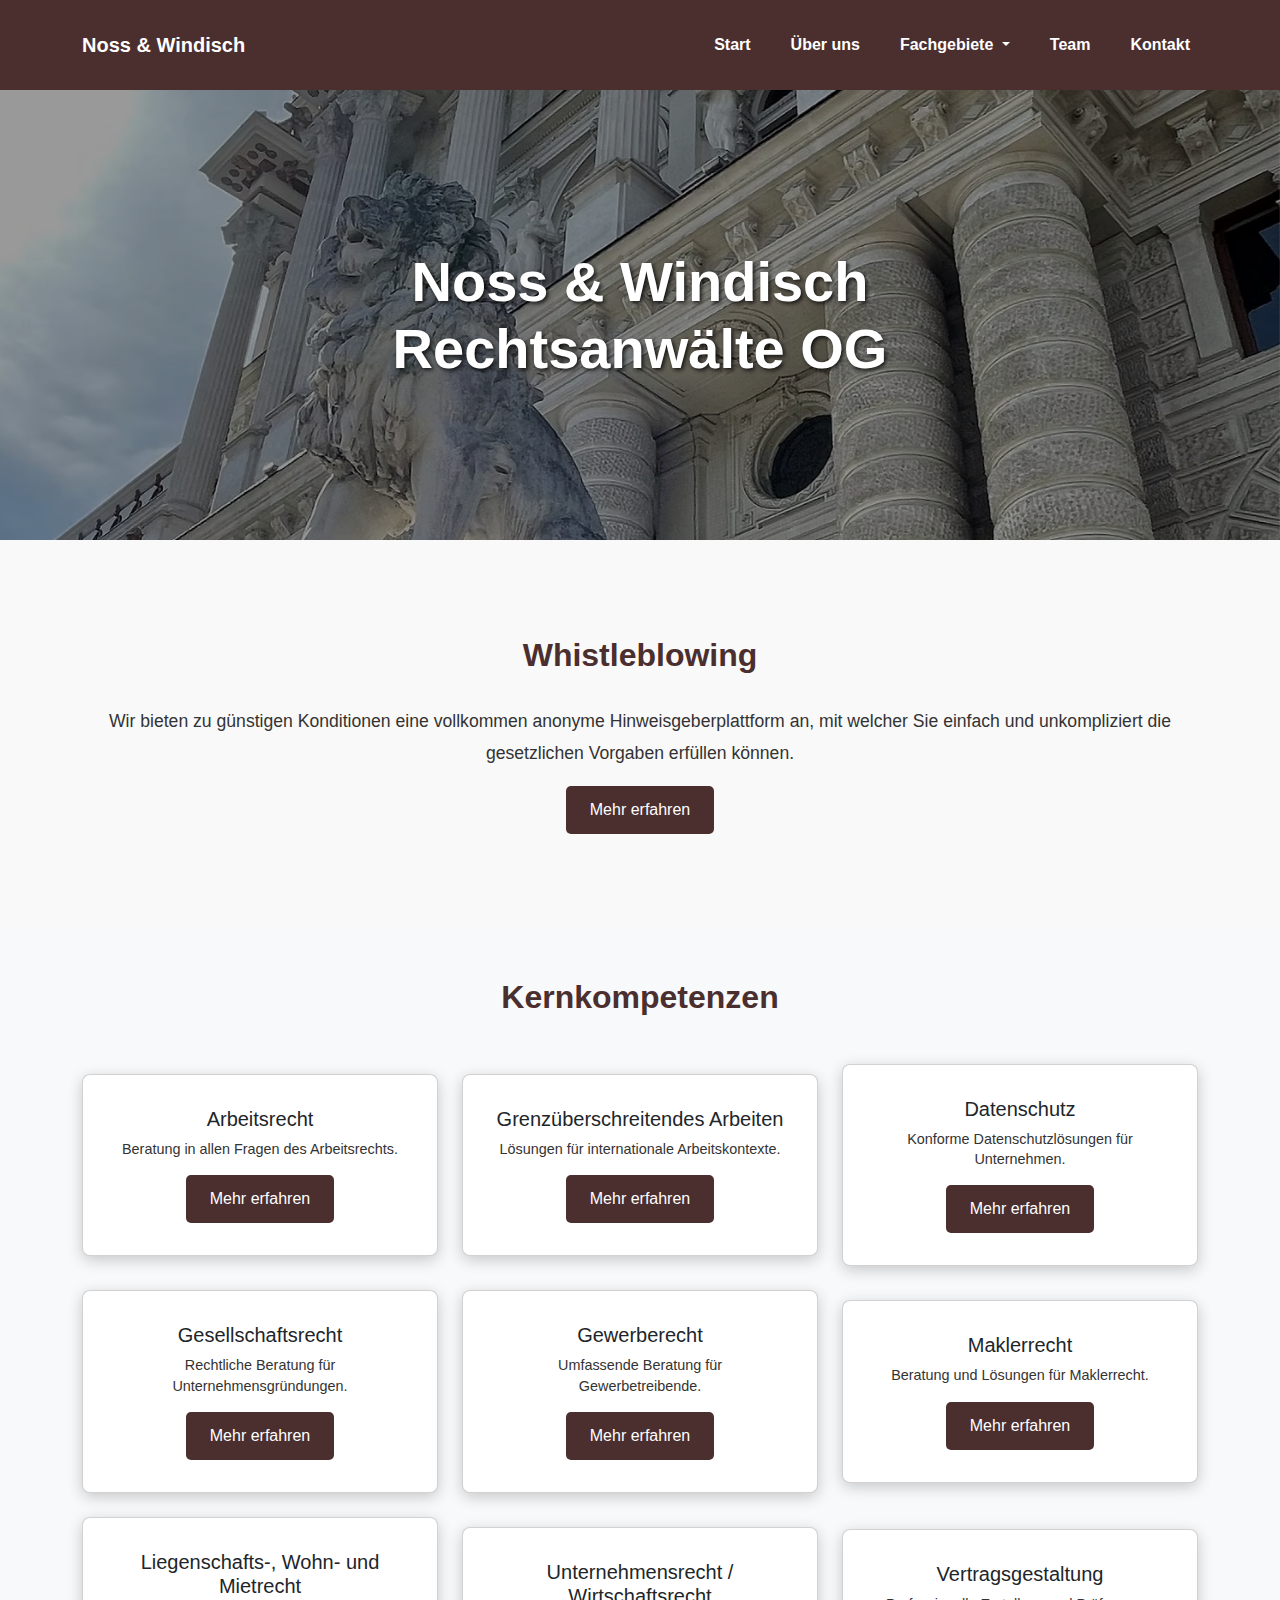
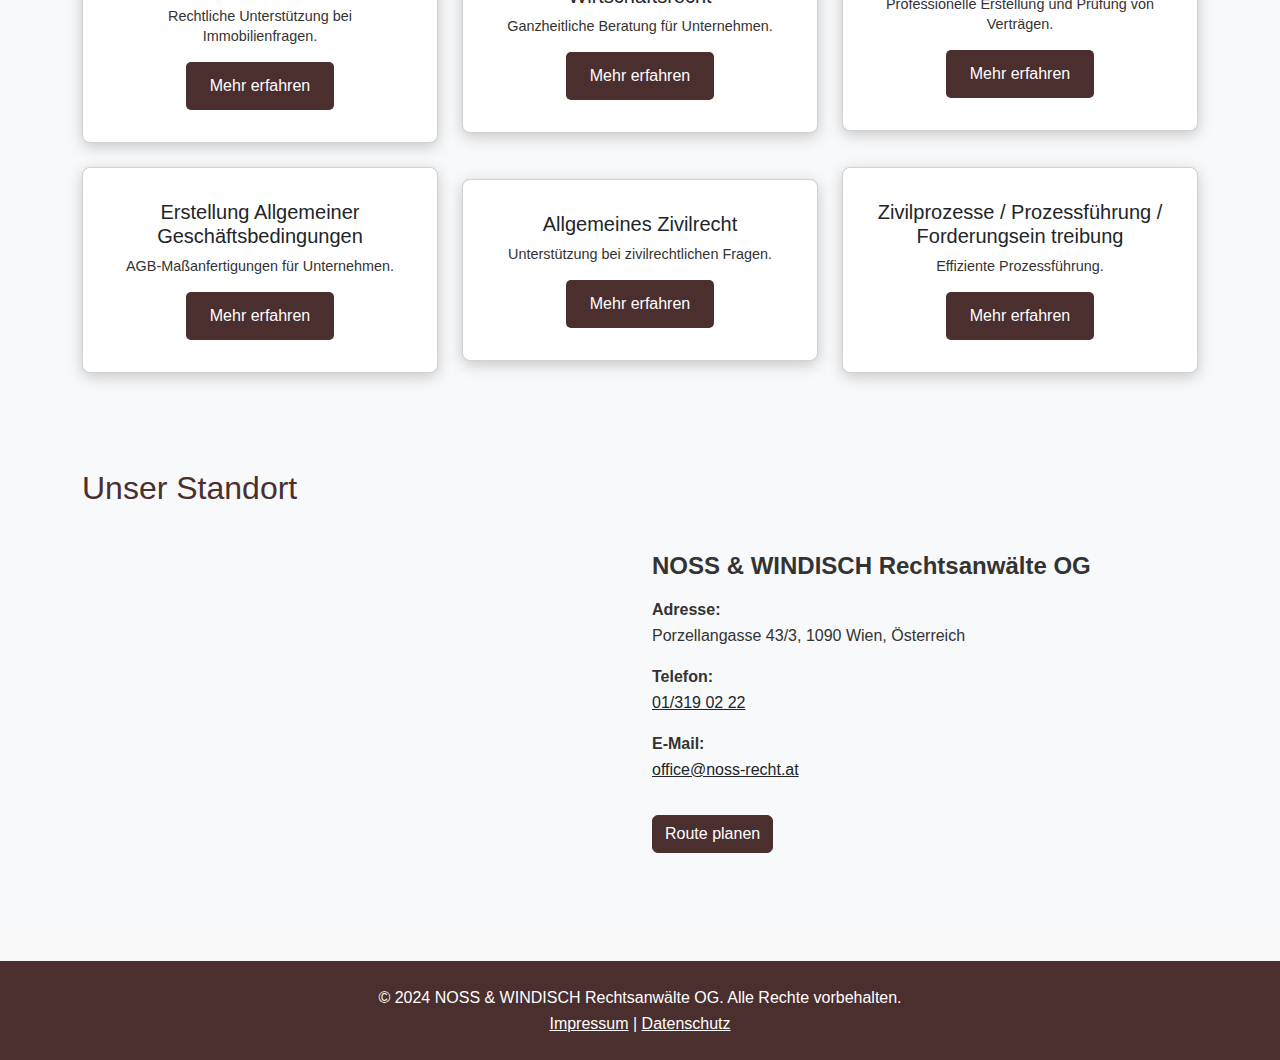
<file: index.html>
<!DOCTYPE html>
<html lang="de">
    <head>
        <meta charset="UTF-8">
        <meta name="viewport" content="width=device-width, initial-scale=1.0">
        <title>Noss & Windisch Rechtsanwälte OG</title>
        
        <!-- Nur einmal Bootstrap (Version 5.3.0) einbinden -->
        <link href="https://cdn.jsdelivr.net/npm/bootstrap@5.3.0/dist/css/bootstrap.min.css" rel="stylesheet">
        <script src="https://cdn.jsdelivr.net/npm/bootstrap@5.3.0/dist/js/bootstrap.bundle.min.js"></script>
        
        <!-- Eigene CSS-Datei erst nach Bootstrap laden -->
        <link rel="stylesheet" href="CSS/index.css">
    </head>
<body>
    
<!-- Navbar -->
<header>
<nav class="navbar navbar-expand-lg fw-bold sticky-top" style="background-color: #4B2E2E;">
    <div class="container">
        <a class="navbar-brand text-white" href="index.html">Noss & Windisch</a>
        <button
            class="navbar-toggler"
            type="button"
            data-bs-toggle="collapse"
            data-bs-target="#navbarNav"
            aria-controls="navbarNav"
            aria-expanded="false"
            aria-label="Toggle navigation"
        >
            <span class="navbar-toggler-icon"></span>
        </button>
        <div class="collapse navbar-collapse" id="navbarNav">
            <ul class="navbar-nav ms-auto">
                <li class="nav-item">
                    <a class="nav-link text-white" href="index.html">Start</a>
                </li>
                <li class="nav-item">
                    <a class="nav-link text-white" href="Unterseiten/uberuns.html">Über uns</a>
                </li>
                <li class="nav-item dropdown">
                    <a
                        class="nav-link text-white dropdown-toggle"
                        href="#kernkompetenzen"
                        id="navbarDropdown"
                        role="button"
                        data-bs-toggle="dropdown"
                        aria-expanded="false"
                    >
                        Fachgebiete
                    </a>
                    <ul class="dropdown-menu" aria-labelledby="navbarDropdown">
                        <li><a class="dropdown-item" href="#arbeitsrechtModal">Arbeitsrecht</a></li>
                        <li><a class="dropdown-item" href="#grenzarbeitenModal">Grenzüberschreitendes Arbeiten</a></li>
                        <li><a class="dropdown-item" href="#datenschutzModal">Datenschutz</a></li>
                        <li><a class="dropdown-item" href="#gesellschaftsrechtModal">Gesellschaftsrecht</a></li>
                        <li><a class="dropdown-item" href="#gewerberechtModal">Gewerberecht</a></li>
                        <li><a class="dropdown-item" href="#mietrechtModal">Mietrecht</a></li>
                        <li><a class="dropdown-item" href="#maklerrechtModal">Maklerrecht</a></li>
                        <li><a class="dropdown-item" href="#unternehmensrechtModal">Unternehmensrecht</a></li>
                        <li><a class="dropdown-item" href="#vertragsgestaltungModal">Vertragsgestaltung</a></li>
                        <li><a class="dropdown-item" href="#agbModal">AGB Erstellung</a></li>
                        <li><a class="dropdown-item" href="#zivilrechtModal">Zivilrecht</a></li>
                        <li><a class="dropdown-item" href="#prozessModal">Prozessführung</a></li>
                    </ul>
                </li>
                <li class="nav-item">
                    <a class="nav-link text-white" href="Unterseiten/Team.html">Team</a>
                </li>
                <li class="nav-item">
                    <a class="nav-link text-white" href=>Kontakt</a>
                </li>
            </ul>
        </div>
    </div>
    </nav>
</header>
<button id="scrollToTopBtn" class="btn btn-custom" style="display: none; position: fixed; bottom: 20px; right: 20px;">Top</button>

    <!-- Carousel Header -->
    <div class="carousel-header">
        <h1>Noss & Windisch Rechtsanwälte OG</h1>
        <div class="carousel-header-overlay"></div>
        <div id="carouselExampleFade" class="carousel slide carousel-fade" data-bs-ride="carousel" data-bs-interval="4000">
            <div class="carousel-inner">
                <div class="carousel-item active">
                    <img src="Bilder/C1.avif" class="d-block w-100" alt="Bild 1">
                </div>
                <div class="carousel-item">
                    <img src="Bilder/C2.avif" class="d-block w-100" alt="Bild 2">
                </div>
                <div class="carousel-item">
                    <img src="Bilder/C3.avif" class="d-block w-100" alt="Bild 3">
                </div>
                <div class="carousel-item">
                    <img src="Bilder/C4.avif" class="d-block w-100" alt="Bild 4">
                </div>
            </div>
        </div>
    </div>

    <!-- Whistleblowing Section -->
    <section class="container my-5 content-section">
        <div class="text-center">
            <h2 class="section-title">Whistleblowing</h2>
            <p class="lead">
                Wir bieten zu günstigen Konditionen eine vollkommen anonyme Hinweisgeberplattform an, 
                mit welcher Sie einfach und unkompliziert die gesetzlichen Vorgaben erfüllen können.
            </p>
            <a href="Unterseiten/uberuns.html" class="btn btn-custom">Mehr erfahren</a>
        </div>
    </section>

    <!-- Kernkompetenzen -->
      <section class="kernkompetenzen py-5 bg-light content-section">
          <div class="container">
              <h2 class="text-center mb-5">Kernkompetenzen</h2>
              <div class="row g-4">
                  <div class="col-md-4">
                      <div class="card">
                          <div class="card-body">
                              <h5 class="card-title">Arbeitsrecht</h5>
                              <p class="card-text">Beratung in allen Fragen des Arbeitsrechts.</p>
                              <a href="#" class="btn btn-custom" data-bs-toggle="modal" data-bs-target="#arbeitsrechtModal">Mehr erfahren</a>

                          </div>
                      </div>
                  </div>
                <div class="col-md-4">
                    <div class="card">
                        <div class="card-body">
                            <h5 class="card-title">Grenzüberschreitendes Arbeiten</h5>
                            <p class="card-text">Lösungen für internationale Arbeitskontexte.</p>
                            <a href="#" class="btn btn-custom" data-bs-toggle="modal" data-bs-target="#grenzarbeitenModal">Mehr erfahren</a>
                        </div>
                    </div>
                </div>
                <div class="col-md-4">
                    <div class="card">
                        <div class="card-body">
                            <h5 class="card-title">Datenschutz</h5>
                            <p class="card-text">Konforme Datenschutzlösungen für Unternehmen.</p>
                            <a href="#" class="btn btn-custom" data-bs-toggle="modal" data-bs-target="#datenschutzModal">Mehr erfahren</a>
                        </div>
                    </div>
                </div>
                <div class="col-md-4">
                    <div class="card">
                        <div class="card-body">
                            <h5 class="card-title">Gesellschaftsrecht</h5>
                            <p class="card-text">Rechtliche Beratung für Unternehmensgründungen.</p>
                            <a href="#" class="btn btn-custom" data-bs-toggle="modal" data-bs-target="#gesellschaftsrechtModal">Mehr erfahren</a>
                        </div>
                    </div>
                </div>
                <div class="col-md-4">
                    <div class="card">
                        <div class="card-body">
                            <h5 class="card-title">Gewerberecht</h5>
                            <p class="card-text">Umfassende Beratung für Gewerbetreibende.</p>
                            <a href="#" class="btn btn-custom" data-bs-toggle="modal" data-bs-target="#gewerberechtModal">Mehr erfahren</a>
                        </div>
                    </div>
                </div>
                <div class="col-md-4">
                    <div class="card">
                        <div class="card-body">
                            <h5 class="card-title">Maklerrecht</h5>
                            <p class="card-text">Beratung und Lösungen für Maklerrecht.</p>
                            <a href="#" class="btn btn-custom" data-bs-toggle="modal" data-bs-target="#mietrechtModal">Mehr erfahren</a>
                        </div>
                    </div>
                </div>
                <div class="col-md-4">
                    <div class="card">
                        <div class="card-body">
                            <h5 class="card-title">Liegenschafts-, Wohn- und Mietrecht</h5>
                            <p class="card-text">Rechtliche Unterstützung bei Immobilienfragen.</p>
                            <a href="#" class="btn btn-custom" data-bs-toggle="modal" data-bs-target="#maklerrechtModal">Mehr erfahren</a>
                        </div>
                    </div>
                </div>
                <div class="col-md-4">
                    <div class="card">
                        <div class="card-body">
                            <h5 class="card-title">Unternehmensrecht / Wirtschaftsrecht</h5>
                            <p class="card-text">Ganzheitliche Beratung für Unternehmen.</p>
                            <a href="#" class="btn btn-custom" data-bs-toggle="modal" data-bs-target="#unternehmensrechtModal">Mehr erfahren</a>
                        </div>
                    </div>
                </div>
                <div class="col-md-4">
                    <div class="card">
                        <div class="card-body">
                            <h5 class="card-title">Vertragsgestaltung</h5>
                            <p class="card-text">Professionelle Erstellung und Prüfung von Verträgen.</p>
                            <a href="#" class="btn btn-custom" data-bs-toggle="modal" data-bs-target="#vertragsgestaltungModal">Mehr erfahren</a>
                        </div>
                    </div>
                </div>
                <div class="col-md-4">
                    <div class="card">
                        <div class="card-body">
                            <h5 class="card-title">Erstellung Allgemeiner Geschäftsbedingungen</h5>
                            <p class="card-text">AGB-Maßanfertigungen für Unternehmen.</p>
                            <a href="#" class="btn btn-custom" data-bs-toggle="modal" data-bs-target="#agbModal">Mehr erfahren</a>
                        </div>
                    </div>
                </div>
                <div class="col-md-4">
                    <div class="card">
                        <div class="card-body">
                            <h5 class="card-title">Allgemeines Zivilrecht</h5>
                            <p class="card-text">Unterstützung bei zivilrechtlichen Fragen.</p>
                            <a href="#" class="btn btn-custom" data-bs-toggle="modal" data-bs-target="#zivilrechtModal">Mehr erfahren</a>
                        </div>
                    </div>
                </div>
                <div class="col-md-4">
                    <div class="card">
                        <div class="card-body">
                            <h5 class="card-title">Zivilprozesse / Prozessführung / Forderungsein treibung</h5>
                            <p class="card-text">Effiziente Prozessführung.</p>
                            <a href="#" class="btn btn-custom" data-bs-toggle="modal" data-bs-target="#prozessModal">Mehr erfahren</a>
                        </div>
                    </div>
                </div>
            </div>
        </div>
    </section>

<!-- Modal -->
 <!-- arbeitsrechtModal -->
<div class="modal fade" id="arbeitsrechtModal" tabindex="-1" aria-labelledby="arbeitsrechtModalLabel" aria-hidden="true">
    <div class="modal-dialog modal-lg">
        <div class="modal-content">
            <div class="modal-header">
                <h5 class="modal-title" id="arbeitsrechtModalLabel">Arbeitsrecht</h5>
                <button type="button" class="btn-close" data-bs-dismiss="modal" aria-label="Schließen"></button>
            </div>
            <div class="modal-body">
                <p>
                    Das Arbeitsrecht betrifft Arbeitgeber und Arbeitnehmer gleichermaßen und spielt sowohl im geschäftlichen als auch privaten Umfeld eine zentrale Rolle. 
                </p>
                <ul>
                    <li>Erstellung und Prüfung von Arbeitsverträgen</li>
                    <li>Optimierung von Entgeltvereinbarungen</li>
                    <li>Unterstützung bei Arbeitszeitmodellen</li>
                    <li>Rechtliche Vertretung bei Streitigkeiten</li>
                </ul>
                <p>
                    Mit unserer langjährigen Erfahrung bieten wir kompetente Beratung und effiziente Lösungen für individuelle Anliegen.
                </p>
            </div>
            <div class="modal-footer">
                <button type="button" class="btn btn-custom" data-bs-dismiss="modal">Schließen</button>
                <a href="mailto:info@kanzlei.de" class="btn btn-custom">Kontakt aufnehmen</a>
            </div>
        </div>
    </div>
</div>

<!-- grenzarbeitenModal -->
<div class="modal fade" id="grenzarbeitenModal" tabindex="-1" aria-labelledby="grenzarbeitenModalLabel" aria-hidden="true">
    <div class="modal-dialog modal-lg">
        <div class="modal-content">
            <div class="modal-header">
                <h5 class="modal-title" id="grenzarbeitenModalLabel">Grenzüberschreitendes Arbeiten / Entsendungen</h5>
                <button type="button" class="btn-close" data-bs-dismiss="modal" aria-label="Schließen"></button>
            </div>
            <div class="modal-body">
                <p>
                    Die zunehmende Internationalisierung der Wirtschaft erfordert den verstärkten Einsatz von Personal über Ländergrenzen hinweg. 
                    Dabei können Personalentsendungen Unternehmen dabei unterstützen, den Herausforderungen der Globalisierung zu begegnen 
                    und Chancen optimal zu nutzen.
                </p>
                <ul>
                    <li>Beratung zu arbeitsrechtlichen Vereinbarungen</li>
                    <li>Unterstützung bei Personalentsendungen und Arbeitskräfteüberlassung</li>
                    <li>Einhaltung des Lohn- und Sozialdumping-Bekämpfungsgesetzes</li>
                    <li>Berücksichtigung des Ausländerbeschäftigungsgesetzes</li>
                    <li>Rechtskonformität im Fremden- und Gewerberecht</li>
                </ul>
                <p>
                    Mit langjähriger Erfahrung beraten wir namhafte internationale Unternehmen und bieten maßgeschneiderte Lösungen 
                    für grenzüberschreitende Arbeitskontexte.
                </p>
            </div>
            <div class="modal-footer">
                <button type="button" class="btn btn-custom" data-bs-dismiss="modal">Schließen</button>
                <a href="mailto:info@kanzlei.de" class="btn btn-custom">Kontakt aufnehmen</a>
            </div>
        </div>
    </div>
</div>

<!-- datenschutzModal -->
<div class="modal fade" id="datenschutzModal" tabindex="-1" aria-labelledby="datenschutzModalLabel" aria-hidden="true">
    <div class="modal-dialog modal-lg">
        <div class="modal-content">
            <div class="modal-header">
                <h5 class="modal-title" id="datenschutzModalLabel">Datenschutz / Whistleblowing</h5>
                <button type="button" class="btn-close" data-bs-dismiss="modal" aria-label="Schließen"></button>
            </div>
            <div class="modal-body">
                <p>
                    Das Datenschutzrecht hat in den letzten Jahren enorm an Bedeutung gewonnen. 
                    Wir beraten umfassend zu allen Fragen des Datenschutzrechts und unterstützen Sie bei der Umsetzung der EU-Datenschutzgrundverordnung (DSGVO).
                </p>
                <ul>
                    <li>Analyse und Anpassung bestehender Datenschutzmaßnahmen</li>
                    <li>Beratung zur EU-Whistleblower-Richtlinie</li>
                    <li>Konzeption und Implementierung interner Meldesysteme</li>
                </ul>
                <p>
                    Mit unserer Erfahrung sorgen wir dafür, dass Ihr Unternehmen rechtlich abgesichert ist und die aktuellen Vorgaben effizient erfüllt.
                </p>
            </div>
            <div class="modal-footer">
                <button type="button" class="btn btn-custom" data-bs-dismiss="modal">Schließen</button>
                <a href="mailto:info@kanzlei.de" class="btn btn-custom">Kontakt aufnehmen</a>
            </div>
        </div>
    </div>
</div>

<!-- gesellschaftsrechtModal -->
<div class="modal fade" id="gesellschaftsrechtModal" tabindex="-1" aria-labelledby="gesellschaftsrechtModalLabel" aria-hidden="true">
    <div class="modal-dialog modal-lg">
        <div class="modal-content">
            <div class="modal-header">
                <h5 class="modal-title" id="gesellschaftsrechtModalLabel">Gesellschaftsrecht / Umgründungen</h5>
                <button type="button" class="btn-close" data-bs-dismiss="modal" aria-label="Schließen"></button>
            </div>
            <div class="modal-body">
                <p>
                    Wir unterstützen Unternehmen bei der Gestaltung und Strukturierung gesellschaftsrechtlicher Verhältnisse, insbesondere bei:
                </p>
                <ul>
                    <li>Gründung, Veräußerung und Umstrukturierung von Gesellschaften</li>
                    <li>Erstellung maßgeschneiderter Gesellschaftsverträge</li>
                    <li>Begleitung von gerichtlichen Auseinandersetzungen im Gesellschafterkreis</li>
                </ul>
                <p>
                    Zu unseren Mandanten zählen kleine und mittelständische Unternehmen ebenso wie große Konzerne und Unternehmensgruppen.
                </p>
                <p>
                    Unsere langjährige Erfahrung ermöglicht es uns, Lösungen zu entwickeln, die optimal auf Ihre Bedürfnisse abgestimmt sind.
                </p>
            </div>
            <div class="modal-footer">
                <button type="button" class="btn btn-custom" data-bs-dismiss="modal">Schließen</button>
                <a href="mailto:info@kanzlei.de" class="btn btn-custom">Kontakt aufnehmen</a>
            </div>
        </div>
    </div>
</div>

<!-- gewerberechtModal -->
<div class="modal fade" id="gewerberechtModal" tabindex="-1" aria-labelledby="gewerberechtModalLabel" aria-hidden="true">
    <div class="modal-dialog modal-lg">
        <div class="modal-content">
            <div class="modal-header">
                <h5 class="modal-title" id="gewerberechtModalLabel">Gewerberecht</h5>
                <button type="button" class="btn-close" data-bs-dismiss="modal" aria-label="Schließen"></button>
            </div>
            <div class="modal-body">
                <p>
                    Eine Gewerbeberechtigung ist essenziell für die gewerbsmäßige Ausübung einer Tätigkeit in Österreich. 
                    Wir unterstützen Sie bei der Anmeldung und Ausübung Ihres Gewerbes sowie bei allen rechtlichen Pflichten.
                </p>
                <ul>
                    <li>Beratung zur Auswahl des passenden Gewerbes</li>
                    <li>Unterstützung bei der Gewerbeanmeldung</li>
                    <li>Fragen zur Bestellung und Haftung des Geschäftsführers</li>
                    <li>Beratung bei gewerberechtlichen Auswirkungen von Unternehmensumgründungen</li>
                </ul>
                <p>
                    Mit unserer Expertise begleiten wir Sie durch alle Schritte und sorgen dafür, dass Sie rechtlich abgesichert sind.
                </p>
            </div>
            <div class="modal-footer">
                <button type="button" class="btn btn-custom" data-bs-dismiss="modal">Schließen</button>
                <a href="mailto:info@kanzlei.de" class="btn btn-custom">Kontakt aufnehmen</a>
            </div>
        </div>
    </div>
</div>

<!-- mietrechtModal -->
<div class="modal fade" id="mietrechtModal" tabindex="-1" aria-labelledby="mietrechtModalLabel" aria-hidden="true">
    <div class="modal-dialog modal-lg">
        <div class="modal-content">
            <div class="modal-header">
                <h5 class="modal-title" id="mietrechtModalLabel">Liegenschafts-, Wohn- und Mietrecht</h5>
                <button type="button" class="btn-close" data-bs-dismiss="modal" aria-label="Schließen"></button>
            </div>
            <div class="modal-body">
                <p>
                    Wir beraten und unterstützen Unternehmen sowie Privatpersonen in allen Fragen des Liegenschafts-, Wohn- und Mietrechts:
                </p>
                <ul>
                    <li>Erstellung und Überprüfung von Liegenschaftskaufverträgen und Mietverträgen</li>
                    <li>Beratung zur Zulässigkeit von Mietzinsminderungen</li>
                    <li>Unterstützung bei Kündigung von Mietverträgen</li>
                    <li>Klärung von Reparatur- und Kostentragungsfragen</li>
                    <li>Begleitung bei Mietzins- und Räumungsklagen</li>
                </ul>
                <p>
                    Mit unserer Expertise stehen wir Ihnen bei allen rechtlichen Herausforderungen im Miet- und Vermietungsbereich zur Seite.
                </p>
            </div>
            <div class="modal-footer">
                <button type="button" class="btn btn-custom" data-bs-dismiss="modal">Schließen</button>
                <a href="mailto:info@kanzlei.de" class="btn btn-custom">Kontakt aufnehmen</a>
            </div>
        </div>
    </div>
</div>

<!-- maklerrechtModal -->
<div class="modal fade" id="maklerrechtModal" tabindex="-1" aria-labelledby="maklerrechtModalLabel" aria-hidden="true">
    <div class="modal-dialog modal-lg">
        <div class="modal-content">
            <div class="modal-header">
                <h5 class="modal-title" id="maklerrechtModalLabel">Maklerrecht</h5>
                <button type="button" class="btn-close" data-bs-dismiss="modal" aria-label="Schließen"></button>
            </div>
            <div class="modal-body">
                <p>
                    Als Expertin für Maklerrecht steht Ihnen insbesondere Dr. Vera Noss, LL.M., zur Verfügung. 
                    Mit umfangreichem Fachwissen und als Autorin eines Praxishandbuches unterstützt Dr. Noss Sie in allen Fragen des Maklerrechts, einschließlich:
                </p>
                <ul>
                    <li>Immobilien-, Handels- und Versicherungsmaklerrecht</li>
                    <li>Beratung für Personalkreditvermittler</li>
                    <li>Themen wie Maklerprovisionen und deren Durchsetzung oder Abwehr</li>
                </ul>
                <p>
                    Dank fundierter Erfahrung und umfassender Kenntnis der gesetzlichen Bestimmungen bietet Dr. Noss rechtssichere Lösungen für Ihre Anliegen.
                </p>
            </div>
            <div class="modal-footer">
                <button type="button" class="btn btn-custom" data-bs-dismiss="modal">Schließen</button>
                <a href="mailto:info@kanzlei.de" class="btn btn-custom">Kontakt aufnehmen</a>
            </div>
        </div>
    </div>
</div>

<!-- unternehmensrechtModal -->
<div class="modal fade" id="unternehmensrechtModal" tabindex="-1" aria-labelledby="unternehmensrechtModalLabel" aria-hidden="true">
    <div class="modal-dialog modal-lg">
        <div class="modal-content">
            <div class="modal-header">
                <h5 class="modal-title" id="unternehmensrechtModalLabel">Unternehmensrecht / Wirtschaftsrecht</h5>
                <button type="button" class="btn-close" data-bs-dismiss="modal" aria-label="Schließen"></button>
            </div>
            <div class="modal-body">
                <p>
                    NOSS & WINDISCH Rechtsanwälte beraten und betreuen Unternehmen jeder Größe. Egal, ob es sich um:
                </p>
                <ul>
                    <li>ein kleines Familienunternehmen</li>
                    <li>oder einen internationalen Konzern handelt</li>
                </ul>
                <p>
                    Wir unterstützen Sie in allen Phasen Ihres Unternehmens, einschließlich:
                </p>
                <ul>
                    <li>Gründung und Strukturierung des Unternehmens</li>
                    <li>Betreuung während der operativen Tätigkeit</li>
                    <li>Beratung zu rechtlichen Belangen des Wirtschaftsrechts</li>
                </ul>
                <p>
                    Mit unserer Expertise bieten wir Ihnen ganzheitliche rechtliche Lösungen für eine sichere und erfolgreiche Unternehmensführung.
                </p>
            </div>
            <div class="modal-footer">
                <button type="button" class="btn btn-custom" data-bs-dismiss="modal">Schließen</button>
                <a href="mailto:info@kanzlei.de" class="btn btn-custom">Kontakt aufnehmen</a>
            </div>
        </div>
    </div>
</div>

<!-- vertragsgestaltungModal -->
<div class="modal fade" id="vertragsgestaltungModal" tabindex="-1" aria-labelledby="vertragsgestaltungModalLabel" aria-hidden="true">
    <div class="modal-dialog modal-lg">
        <div class="modal-content">
            <div class="modal-header">
                <h5 class="modal-title" id="vertragsgestaltungModalLabel">Vertragsgestaltung</h5>
                <button type="button" class="btn-close" data-bs-dismiss="modal" aria-label="Schließen"></button>
            </div>
            <div class="modal-body">
                <p>
                    NOSS & WINDISCH Rechtsanwälte unterstützen Sie umfassend bei der Erstellung und Überprüfung unterschiedlichster Verträge:
                </p>
                <ul>
                    <li>Kauf- und Werkverträge</li>
                    <li>Liegenschaftskaufverträge</li>
                    <li>Gesellschaftsverträge</li>
                    <li>Unternehmenskaufverträge und damit verbundene Verhandlungen</li>
                </ul>
                <p>
                    <strong>Spezialisierungen:</strong> 
                    Ein besonderer Fokus liegt auf der Beratung und Vertretung von Ärzten bei Übernahmen von Ordinationen und Kassenverträgen. Dabei werden kassenspezifische Vorgaben berücksichtigt, um Ihre Interessen optimal zu schützen.
                </p>
                <p>
                    Unsere Expertise umfasst auch die Vertragsgestaltung für Freiberufler, insbesondere Ärzte, unter Berücksichtigung besonderer rechtlicher Anforderungen.
                </p>
                <p>
                    Verträge sind komplex und facettenreich. Wir legen besonderen Wert auf:
                </p>
                <ul>
                    <li>Sorgfältige und präzise Formulierungen</li>
                    <li>Vorbeugung von Streitigkeiten</li>
                </ul>
                <p>
                    Sollten Streitigkeiten dennoch auftreten, setzen wir Ihr Recht entschlossen und kompetent durch.
                </p>
            </div>
            <div class="modal-footer">
                <button type="button" class="btn btn-custom" data-bs-dismiss="modal">Schließen</button>
                <a href="mailto:info@kanzlei.de" class="btn btn-custom">Kontakt aufnehmen</a>
            </div>
        </div>
    </div>
</div>

<!-- agbModal -->
<div class="modal fade" id="agbModal" tabindex="-1" aria-labelledby="agbModalLabel" aria-hidden="true">
    <div class="modal-dialog modal-lg">
        <div class="modal-content">
            <div class="modal-header">
                <h5 class="modal-title" id="agbModalLabel">Erstellung Allgemeiner Geschäftsbedingungen</h5>
                <button type="button" class="btn-close" data-bs-dismiss="modal" aria-label="Schließen"></button>
            </div>
            <div class="modal-body">
                <p>
                    Möchten Sie einen Onlineshop starten und benötigen individuell gestaltete Allgemeine Geschäftsbedingungen (AGB)?
                    <strong>NOSS & WINDISCH Rechtsanwälte</strong> sind spezialisiert auf die Erstellung maßgeschneiderter AGB für:
                </p>
                <ul>
                    <li>Internetportale</li>
                    <li>Online-Dienste</li>
                    <li>E-Commerce-Plattformen</li>
                </ul>
                <p>
                    Gemeinsam klären wir die grundlegenden Fragen einer rechtskonformen Ausgestaltung Ihrer AGB und erarbeiten diese nach Ihren Bedürfnissen. 
                </p>
                <p>
                    <strong>Unsere Dienstleistungen umfassen:</strong>
                </p>
                <ul>
                    <li>Erstellung neuer, rechtskonformer AGB</li>
                    <li>Anpassung bestehender AGB an österreichisches Recht</li>
                    <li>Sicherstellung der Wahrung bestehender Vertragsbedingungen</li>
                </ul>
                <p>
                    Besonders bei internationalen Unternehmen achten wir auf den größtmöglichen rechtlichen Schutz und die Anpassung an lokale Vorschriften.
                </p>
            </div>
            <div class="modal-footer">
                <button type="button" class="btn btn-custom" data-bs-dismiss="modal">Schließen</button>
                <a href="mailto:info@kanzlei.de" class="btn btn-custom">Kontakt aufnehmen</a>
            </div>
        </div>
    </div>
</div>

<!-- zivilrechtModal -->
<div class="modal fade" id="zivilrechtModal" tabindex="-1" aria-labelledby="zivilrechtModalLabel" aria-hidden="true">
    <div class="modal-dialog modal-lg">
        <div class="modal-content">
            <div class="modal-header">
                <h5 class="modal-title" id="zivilrechtModalLabel">Allgemeines Zivilrecht</h5>
                <button type="button" class="btn-close" data-bs-dismiss="modal" aria-label="Schließen"></button>
            </div>
            <div class="modal-body">
                <p>
                    Im Bereich des allgemeinen Zivilrechts beraten wir Sie kompetent und umfassend – von 
                    <strong>Nachbarschaftsstreitigkeiten</strong> über die <strong>Rückabwicklung eines Kaufvertrages</strong> bis hin zu 
                    <strong>Schmerzensgeldforderungen</strong> aufgrund eines Verkehrsunfalls.
                </p>
                <p>
                    Unser Ziel ist es, außergerichtliche Lösungen zu finden, da dies häufig schneller und kosteneffizienter ist. Sollte jedoch eine 
                    gerichtliche Auseinandersetzung unvermeidlich sein, setzen wir uns engagiert für Ihr Recht ein.
                </p>
                <p>
                    <strong>Unsere Leistungen umfassen:</strong>
                </p>
                <ul>
                    <li>Beratung und Unterstützung bei rechtlichen Streitigkeiten</li>
                    <li>Erarbeitung außergerichtlicher Lösungen</li>
                    <li>Vertretung vor Gericht bei komplexen Zivilrechtsfällen</li>
                    <li>Klärung der Anwaltskostenübernahme durch Rechtsschutzversicherungen</li>
                </ul>
                <p>
                    Vertrauen Sie auf unsere langjährige Erfahrung, um Ihre rechtlichen Anliegen effektiv und zielorientiert zu bearbeiten.
                </p>
            </div>
            <div class="modal-footer">
                <button type="button" class="btn btn-custom" data-bs-dismiss="modal">Schließen</button>
                <a href="mailto:info@noss-windisch.at" class="btn btn-custom">Kontakt aufnehmen</a>
            </div>
        </div>
    </div>
</div>

<!-- prozessModal -->
<div class="modal fade" id="prozessModal" tabindex="-1" aria-labelledby="prozessModalLabel" aria-hidden="true">
    <div class="modal-dialog modal-lg">
        <div class="modal-content">
            <div class="modal-header">
                <h5 class="modal-title" id="prozessModalLabel">Zivilprozesse / Prozessführung / Forderungseintreibung</h5>
                <button type="button" class="btn-close" data-bs-dismiss="modal" aria-label="Schließen"></button>
            </div>
            <div class="modal-body">
                <p>
                    Ist ein Prozess unumgänglich, vertreten wir Sie in <strong>zivil- und wirtschaftsrechtlichen Angelegenheiten</strong>. Dabei legen wir besonderen Wert auf eine strategische Prozessvorbereitung, weshalb wir den zugrunde liegenden Sachverhalt gemeinsam mit Ihnen detailliert besprechen und die vorhandenen Beweismittel erörtern.
                </p>
                <p>
                    Unsere Leistungen umfassen:
                </p>
                <ul>
                    <li>Umfassende Prozessvorbereitung</li>
                    <li>Strategische Beratung und Unterstützung bei Verhandlungen</li>
                    <li>Professionelles und empathisches Mandantenmanagement</li>
                    <li>Durchführung von Forderungseintreibungen gegen zahlungsunwillige Schuldner</li>
                </ul>
                <p>
                    Von der außergerichtlichen Aufforderung bis zur Einleitung von Exekutionsschritten stehen wir an Ihrer Seite, um Ihr Recht effektiv durchzusetzen. Vertrauen Sie auf unsere Erfahrung, um Mandantenforderungen erfolgreich einzutreiben – unabhängig von Branche oder Unternehmensgröße.
                </p>
            </div>
            <div class="modal-footer">
                <button type="button" class="btn btn-custom" data-bs-dismiss="modal">Schließen</button>
                <a href="mailto:info@noss-windisch.at" class="btn btn-custom">Kontakt aufnehmen</a>
            </div>
        </div>
    </div>
</div>

<!-- contactModal -->



    <!-- Standortbereich -->
    <section class="py-5 bg-light">
      <div class="container">
          <h2 class="section-title">Unser Standort</h2>
          <div class="row align-items-center">
              <!-- Google Maps Karte -->
              <div class="col-md-6 mb-4 mb-md-0">
                  <iframe
                      src="https://www.google.com/maps/embed?pb=!1m18!1m12!1m3!1d2656.639216848218!2d16.35624361570521!3d48.220423479230!2m3!1f0!2f0!3f0!3m2!1i1024!2i768!4f13.1!3m3!1m2!1s0x476d07c78c7a84c3%3A0x123456789abcdef!2sPorzellangasse%2043%2C%201090%20Wien!5e0!3m2!1sde!2sat!4v1234567890123"
                      width="100%"
                      height="350"
                      style="border:0; border-radius: 8px;"
                      allowfullscreen=""
                      loading="lazy"
                      referrerpolicy="no-referrer-when-downgrade">
                  </iframe>
              </div>









              
              <!-- Kontaktdaten -->
              <div class="col-md-6">
                  <h4 class="fw-bold mb-3">NOSS & WINDISCH Rechtsanwälte OG</h4>
                  <p><strong>Adresse:</strong><br> Porzellangasse 43/3, 1090 Wien, Österreich</p>
                  <p><strong>Telefon:</strong><br> <a href="tel:+4313190222" class="text-dark">01/319 02 22</a></p>
                  <p><strong>E-Mail:</strong><br> <a href="mailto:office@noss-recht.at" class="text-dark">office@noss-recht.at</a></p>
                  <a href="https://goo.gl/maps/xyz" target="_blank" class="btn btn-custom mt-3">Route planen</a>
              </div>
          </div>
      </div>
  </section>

    <!-- Footer -->
    <footer>
        <div class="container">
            <p>&copy; 2024 NOSS & WINDISCH Rechtsanwälte OG. Alle Rechte vorbehalten.</p>
            <p><a href="#" class="text-white">Impressum</a> | <a href="#" class="text-white">Datenschutz</a></p>
        </div>
    </footer>
    <script src="JS/scripts.js"></script>
</body>
</html>
</file>
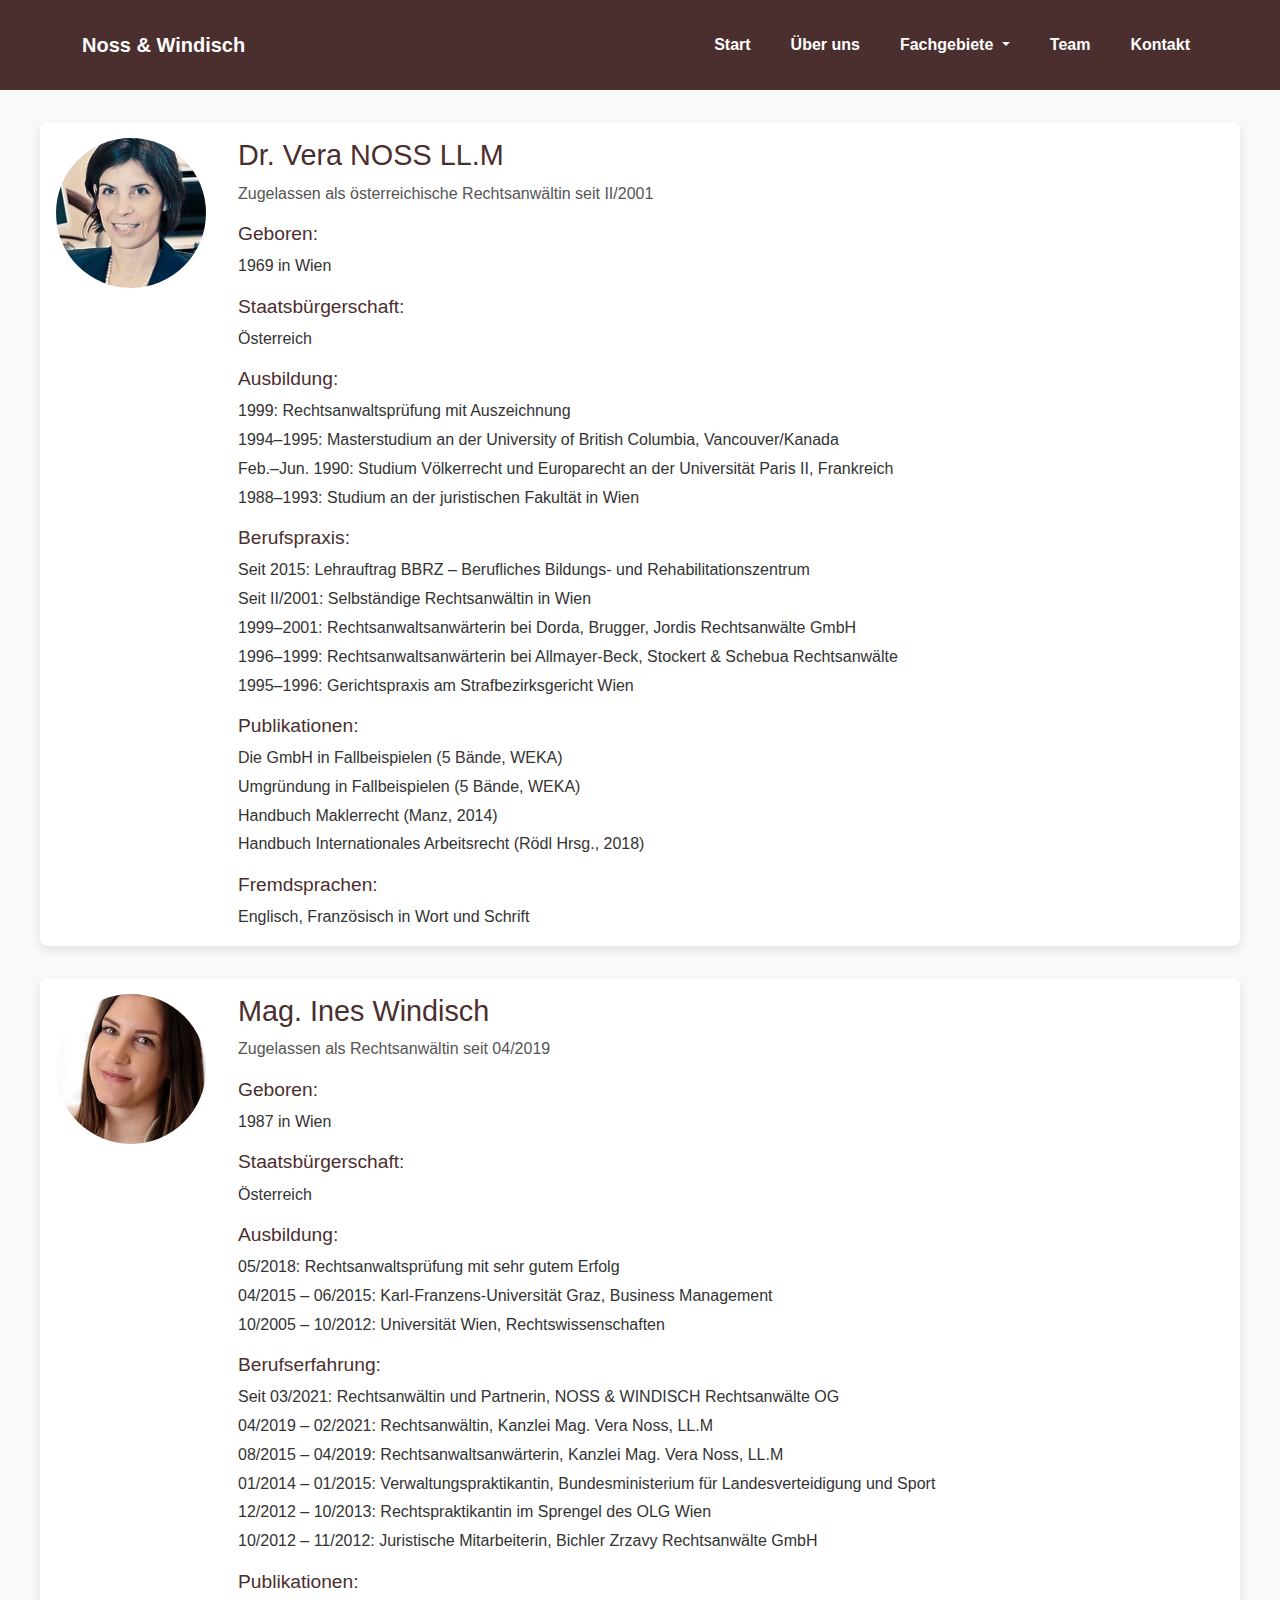
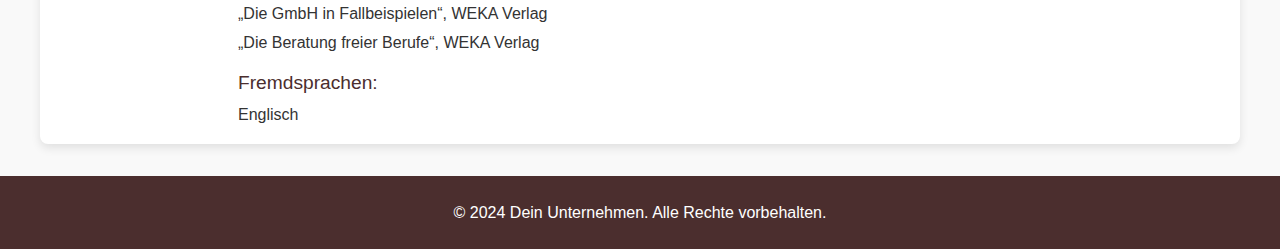
<file: Unterseiten/Team.html>
<!DOCTYPE html>
<html lang="de">
<head>
    <meta charset="UTF-8">
    <meta name="viewport" content="width=device-width, initial-scale=1.0">
    <title>Team</title>
    <link href="https://cdn.jsdelivr.net/npm/bootstrap@5.3.0/dist/css/bootstrap.min.css" rel="stylesheet">
    <script src="https://cdn.jsdelivr.net/npm/bootstrap@5.3.0/dist/js/bootstrap.bundle.min.js"></script>
    <link rel="stylesheet" href="../CSS/index.css">
</head>
<body>
    <header>
        <nav class="navbar navbar-expand-lg fw-bold sticky-top" style="background-color: #4B2E2E;">
            <div class="container">
                <a class="navbar-brand text-white" href="../index.html">Noss & Windisch</a>
                <button
                    class="navbar-toggler"
                    type="button"
                    data-bs-toggle="collapse"
                    data-bs-target="#navbarNav"
                    aria-controls="navbarNav"
                    aria-expanded="false"
                    aria-label="Toggle navigation"
                >
                    <span class="navbar-toggler-icon"></span>
                </button>
                <div class="collapse navbar-collapse" id="navbarNav">
                    <ul class="navbar-nav ms-auto">
                        <li class="nav-item">
                            <a class="nav-link text-white" href="../index.html">Start</a>
                        </li>
                        <li class="nav-item">
                            <a class="nav-link text-white" href="uberuns.html">Über uns</a>
                        </li>
                        <li class="nav-item dropdown">
                            <a
                                class="nav-link text-white dropdown-toggle"
                                href="#kernkompetenzen"
                                id="navbarDropdown"
                                role="button"
                                data-bs-toggle="dropdown"
                                aria-expanded="false"
                            >
                                Fachgebiete
                            </a>
                            <ul class="dropdown-menu" aria-labelledby="navbarDropdown">
                                <li><a class="dropdown-item" href="../index.html#arbeitsrechtModal">Arbeitsrecht</a></li>
                                <li><a class="dropdown-item" href="../index.html#grenzarbeitenModal">Grenzüberschreitendes Arbeiten</a></li>
                                <li><a class="dropdown-item" href="../index.html#datenschutzModal">Datenschutz</a></li>
                                <li><a class="dropdown-item" href="../index.html#gesellschaftsrechtModal">Gesellschaftsrecht</a></li>
                                <li><a class="dropdown-item" href="../index.html#gewerberechtModal">Gewerberecht</a></li>
                                <li><a class="dropdown-item" href="../index.html#mietrechtModal">Mietrecht</a></li>
                                <li><a class="dropdown-item" href="../index.html#maklerrechtModal">Maklerrecht</a></li>
                                <li><a class="dropdown-item" href="../index.html#unternehmensrechtModal">Unternehmensrecht</a></li>
                                <li><a class="dropdown-item" href="../index.html#vertragsgestaltungModal">Vertragsgestaltung</a></li>
                                <li><a class="dropdown-item" href="../index.html#agbModal">AGB Erstellung</a></li>
                                <li><a class="dropdown-item" href="../index.html#zivilrechtModal">Zivilrecht</a></li>
                                <li><a class="dropdown-item" href="../index.html#prozessModal">Prozessführung</a></li>
                            </ul>
                        </li>
                        <li class="nav-item">
                            <a class="nav-link text-white" href="Team.html">Team</a>
                        </li>
                        <li class="nav-item">
                            <a class="nav-link text-white" href="mailto:info@kanzlei.de">Kontakt</a>
                        </li>
                    </ul>
                </div>
            </div>
            </nav>
    </header>

    <main>
        <section class="team-member">
            <div class="profile-card">
                <div class="profile-image">
                    <img src="../Bilder/T1.avif" alt="Dr. Vera NOSS LL.M">
                </div>
                <div class="profile-info">
                    <h1>Dr. Vera NOSS LL.M</h1>
                    <p class="subtitle">Zugelassen als österreichische Rechtsanwältin seit II/2001</p>

                    <div class="profile-details">
                        <h3>Geboren:</h3>
                        <p>1969 in Wien</p>

                        <h3>Staatsbürgerschaft:</h3>
                        <p>Österreich</p>

                        <h3>Ausbildung:</h3>
                        <ul>
                            <li>1999: Rechtsanwaltsprüfung mit Auszeichnung</li>
                            <li>1994–1995: Masterstudium an der University of British Columbia, Vancouver/Kanada</li>
                            <li>Feb.–Jun. 1990: Studium Völkerrecht und Europarecht an der Universität Paris II, Frankreich</li>
                            <li>1988–1993: Studium an der juristischen Fakultät in Wien</li>
                        </ul>

                        <h3>Berufspraxis:</h3>
                        <ul>
                            <li>Seit 2015: Lehrauftrag BBRZ – Berufliches Bildungs- und Rehabilitationszentrum</li>
                            <li>Seit II/2001: Selbständige Rechtsanwältin in Wien</li>
                            <li>1999–2001: Rechtsanwaltsanwärterin bei Dorda, Brugger, Jordis Rechtsanwälte GmbH</li>
                            <li>1996–1999: Rechtsanwaltsanwärterin bei Allmayer-Beck, Stockert & Schebua Rechtsanwälte</li>
                            <li>1995–1996: Gerichtspraxis am Strafbezirksgericht Wien</li>
                        </ul>

                        <h3>Publikationen:</h3>
                        <ul>
                            <li>Die GmbH in Fallbeispielen (5 Bände, WEKA)</li>
                            <li>Umgründung in Fallbeispielen (5 Bände, WEKA)</li>
                            <li>Handbuch Maklerrecht (Manz, 2014)</li>
                            <li>Handbuch Internationales Arbeitsrecht (Rödl Hrsg., 2018)</li>
                        </ul>

                        <h3>Fremdsprachen:</h3>
                        <p>Englisch, Französisch in Wort und Schrift</p>
                    </div>
                </div>
            </div>
        </section>
        <section class="team-member">
            <div class="profile-card">
                <div class="profile-image">
                    <img src="../Bilder/T2.avif" alt="Mag. Ines Windisch">
                </div>
                <div class="profile-info">
                    <h1>Mag. Ines Windisch</h1>
                    <p class="subtitle">Zugelassen als Rechtsanwältin seit 04/2019</p>
        
                    <div class="profile-details">
                        <h3>Geboren:</h3>
                        <p>1987 in Wien</p>
        
                        <h3>Staatsbürgerschaft:</h3>
                        <p>Österreich</p>
        
                        <h3>Ausbildung:</h3>
                        <ul>
                            <li>05/2018: Rechtsanwaltsprüfung mit sehr gutem Erfolg</li>
                            <li>04/2015 – 06/2015: Karl-Franzens-Universität Graz, Business Management</li>
                            <li>10/2005 – 10/2012: Universität Wien, Rechtswissenschaften</li>
                        </ul>
        
                        <h3>Berufserfahrung:</h3>
                        <ul>
                            <li>Seit 03/2021: Rechtsanwältin und Partnerin, NOSS & WINDISCH Rechtsanwälte OG</li>
                            <li>04/2019 – 02/2021: Rechtsanwältin, Kanzlei Mag. Vera Noss, LL.M</li>
                            <li>08/2015 – 04/2019: Rechtsanwaltsanwärterin, Kanzlei Mag. Vera Noss, LL.M</li>
                            <li>01/2014 – 01/2015: Verwaltungspraktikantin, Bundesministerium für Landesverteidigung und Sport</li>
                            <li>12/2012 – 10/2013: Rechtspraktikantin im Sprengel des OLG Wien</li>
                            <li>10/2012 – 11/2012: Juristische Mitarbeiterin, Bichler Zrzavy Rechtsanwälte GmbH</li>
                        </ul>
        
                        <h3>Publikationen:</h3>
                        <ul>
                            <li>„Die GmbH in Fallbeispielen“, WEKA Verlag</li>
                            <li>„Die Beratung freier Berufe“, WEKA Verlag</li>
                        </ul>
        
                        <h3>Fremdsprachen:</h3>
                        <p>Englisch</p>
                    </div>
                </div>
            </div>
        </section>
    </main>

    <footer>
        <p>&copy; 2024 Dein Unternehmen. Alle Rechte vorbehalten.</p>
    </footer>
</body>
</html>
</file>
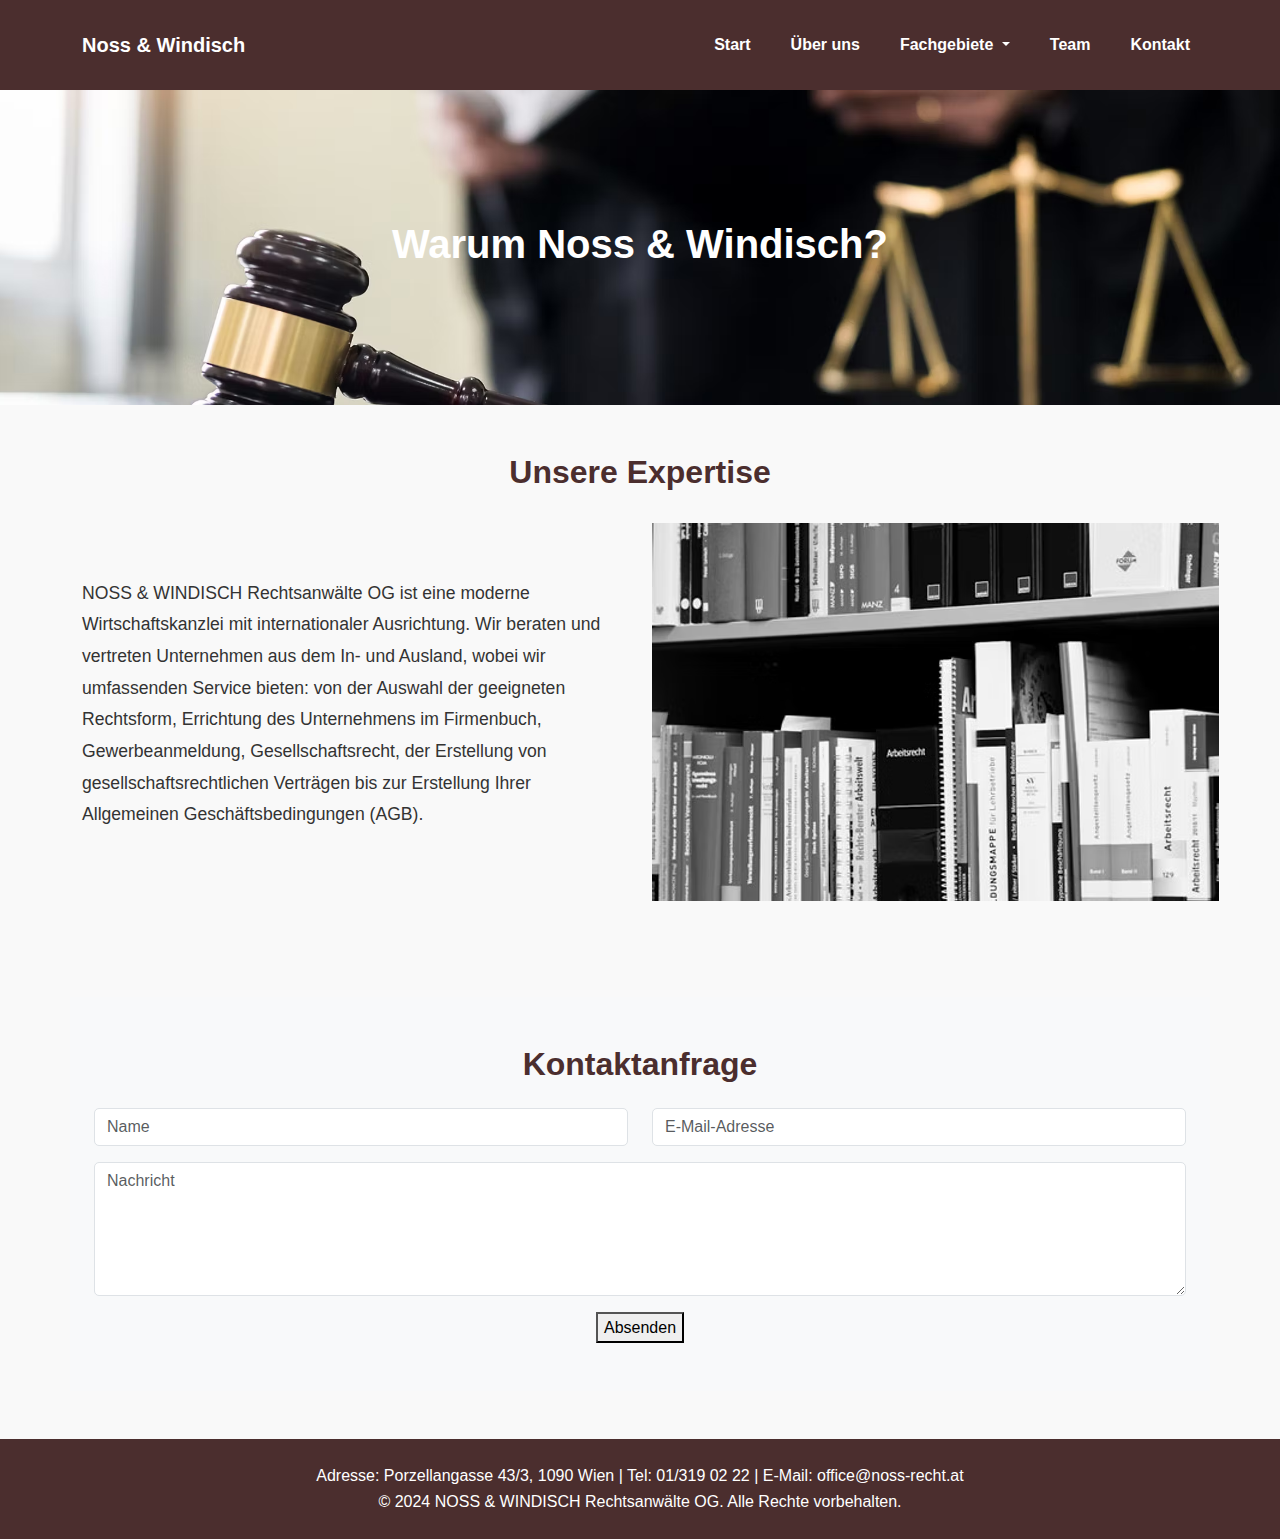
<file: Unterseiten/uberuns.html>
<!DOCTYPE html>
<html lang="de">
<head>
    <meta charset="UTF-8">
    <meta name="viewport" content="width=device-width, initial-scale=1.0">
    <title>Warum Noss & Windisch?</title>
    <link href="https://cdn.jsdelivr.net/npm/bootstrap@5.3.0/dist/css/bootstrap.min.css" rel="stylesheet">
    <link rel="stylesheet" href="../CSS/index.css">
</head>
<body class="page-ueber-uns">
    <header>
        <nav class="navbar navbar-expand-lg fw-bold sticky-top" style="background-color: #4B2E2E;">
            <div class="container">
                <a class="navbar-brand text-white" href="../index.html">Noss & Windisch</a>
                <button
                    class="navbar-toggler"
                    type="button"
                    data-bs-toggle="collapse"
                    data-bs-target="#navbarNav"
                    aria-controls="navbarNav"
                    aria-expanded="false"
                    aria-label="Toggle navigation"
                >
                    <span class="navbar-toggler-icon"></span>
                </button>
                <div class="collapse navbar-collapse" id="navbarNav">
                    <ul class="navbar-nav ms-auto">
                        <li class="nav-item">
                            <a class="nav-link text-white" href="../index.html">Start</a>
                        </li>
                        <li class="nav-item">
                            <a class="nav-link text-white" href="uberuns.html">Über uns</a>
                        </li>
                        <li class="nav-item dropdown">
                            <a
                                class="nav-link text-white dropdown-toggle"
                                href="#kernkompetenzen"
                                id="navbarDropdown"
                                role="button"
                                data-bs-toggle="dropdown"
                                aria-expanded="false"
                            >
                                Fachgebiete
                            </a>
                            <ul class="dropdown-menu" aria-labelledby="navbarDropdown">
                                <li><a class="dropdown-item" href="../index.html#arbeitsrechtModal">Arbeitsrecht</a></li>
                                <li><a class="dropdown-item" href="../index.html#grenzarbeitenModal">Grenzüberschreitendes Arbeiten</a></li>
                                <li><a class="dropdown-item" href="../index.html#datenschutzModal">Datenschutz</a></li>
                                <li><a class="dropdown-item" href="../index.html#gesellschaftsrechtModal">Gesellschaftsrecht</a></li>
                                <li><a class="dropdown-item" href="../index.html#gewerberechtModal">Gewerberecht</a></li>
                                <li><a class="dropdown-item" href="../index.html#mietrechtModal">Mietrecht</a></li>
                                <li><a class="dropdown-item" href="../index.html#maklerrechtModal">Maklerrecht</a></li>
                                <li><a class="dropdown-item" href="../index.html#unternehmensrechtModal">Unternehmensrecht</a></li>
                                <li><a class="dropdown-item" href="../index.html#vertragsgestaltungModal">Vertragsgestaltung</a></li>
                                <li><a class="dropdown-item" href="../index.html#agbModal">AGB Erstellung</a></li>
                                <li><a class="dropdown-item" href="../index.html#zivilrechtModal">Zivilrecht</a></li>
                                <li><a class="dropdown-item" href="../index.html#prozessModal">Prozessführung</a></li>
                            </ul>
                        </li>
                        <li class="nav-item">
                            <a class="nav-link text-white" href="Team.html">Team</a>
                        </li>
                        <li class="nav-item">
                            <a class="nav-link text-white" href="mailto:info@kanzlei.de">Kontakt</a>
                        </li>
                    </ul>
                </div>
            </div>
            </nav>
    </header>
    <!-- Hero Section -->
    <div class="hero-section">
        <div class="content">
            <h1>Warum Noss & Windisch?</h1>
        </div>
    </div>

    <!-- Content Section -->
    <section class="content-section">
        <div class="container">
            <h2>Unsere Expertise</h2>
            <div class="row g-4">
                <div class="col-md-6">
                    <p>
                        NOSS & WINDISCH Rechtsanwälte OG ist eine moderne Wirtschaftskanzlei mit internationaler Ausrichtung.
                        Wir beraten und vertreten Unternehmen aus dem In- und Ausland, wobei wir umfassenden Service bieten:
                        von der Auswahl der geeigneten Rechtsform, Errichtung des Unternehmens im Firmenbuch, Gewerbeanmeldung,
                        Gesellschaftsrecht, der Erstellung von gesellschaftsrechtlichen Verträgen bis zur Erstellung Ihrer
                        Allgemeinen Geschäftsbedingungen (AGB).
                    </p>
                </div>
                <div class="col-md-6">
                    <img src="../Bilder/uber2.avif" alt="Rechtsliteratur">
                </div>
            </div>
        </div>
    </section>

    <!-- Form Section -->
    <section class="form-section container my-5">
        <h2 class="text-center mb-4">Kontaktanfrage</h2>
        <form>
            <div class="row mb-3">
                <div class="col-md-6">
                    <input type="text" class="form-control" placeholder="Name">
                </div>
                <div class="col-md-6">
                    <input type="email" class="form-control" placeholder="E-Mail-Adresse">
                </div>
            </div>
            <div class="mb-3">
                <textarea class="form-control" rows="5" placeholder="Nachricht"></textarea>
            </div>
            <div class="text-center">
                <button type="submit">Absenden</button>
            </div>
        </form>
    </section>

    <!-- Footer -->
    <footer>
        <p>Adresse: Porzellangasse 43/3, 1090 Wien | Tel: 01/319 02 22 | E-Mail: office@noss-recht.at</p>
        <p>&copy; 2024 NOSS & WINDISCH Rechtsanwälte OG. Alle Rechte vorbehalten.</p>
    </footer>

    <script src="https://cdn.jsdelivr.net/npm/bootstrap@5.3.0/dist/js/bootstrap.bundle.min.js">


    </script>
</body>
</html>
</file>
<file: CSS/index.css>
body {
    font-family: 'Roboto', sans-serif;
    margin: 0;
    padding: 0;
}
.navbar-custom {
    background-color: #4B2E2E;
}
.navbar-custom .navbar-brand {
    color: white;
    font-weight: bold;
    font-size: 1.5rem;
}
.navbar-custom .nav-link {
    color: white;
    transition: color 0.3s;
}
.navbar-custom .nav-link:hover {
    color: #ddd;
}
.navbar-custom .dropdown-menu {
    background-color: #4B2E2E;
    border: none;
    display: flex;
    flex-direction: column;
    padding: 1rem;
}
.navbar-custom .dropdown-item {
    color: white;
    margin-bottom: 0.5rem;
    padding: 0.5rem 1rem;
    border-radius: 5px;
    transition: background-color 0.3s;
}
.navbar-custom .dropdown-item:hover {
    background-color: #3A1F1F;
    color: #ddd;
}
.navbar-toggler {
    border: none;
}

.content-section .btn-custom:hover {
    background-color: #3A1F1F;
    opacity: 0.9;
}
        .content-section .btn-custom {
            background-color: #4B2E2E;
            color: white;
            border: none;
            padding: 0.75rem 1.5rem;
            border-radius: 5px;
            font-size: 1rem;
            transition: background-color 0.3s, opacity 0.3s;
        }

.navbar-toggler-icon {
    background-image: url("data:image/svg+xml,%3Csvg xmlns='http://www.w3.org/2000/svg' viewBox='0 0 30 30'%3E%3Cpath stroke='rgba%28255, 255, 255, 0.5%29' stroke-width='2' d='M4 7h22M4 15h22M4 23h22'/%3E%3C/svg%3E");
}
.hero-section {
    position: relative;
    height: 35vh;
    color: white;
    text-align: center;
    display: flex;
    align-items: center;
    justify-content: center;
}
.page-ueber-uns .hero-section {
    background: url('../Bilder/uber1.avif') no-repeat center center/cover;
}

.hero-section .overlay {
    position: relative;
    top: 0;
    left: 0;
    width: 100%;
    height: 100%;
    background: rgba(0, 0, 0, 0.5);
}
.hero-section .content {
    position: relative;
    z-index: 2;
}
.hero-section h1 {
    font-size: 2.5rem;
    font-weight: bold;
}
.content-section {
    padding: 3rem 1.5rem;
}
.content-section h2 {
    text-align: center;
    color: #4B2E2E;
    font-weight: bold;
    margin-bottom: 2rem;
}
.content-section .row {
    align-items: center;
}
.content-section p {
    line-height: 1.8;
    font-size: 1.1rem;
    color: #333;
    
}

.image-section img {
    width: 100%;
    max-height: 400px;
    object-fit: cover;
    border-radius: 10px;
    box-shadow: 0 4px 15px rgba(0, 0, 0, 0.2);
}
.form-section {
    background-color: #f8f9fa;
    padding: 3rem 1.5rem;
}
.form-section h2 {
    font-size: 2rem;
    font-weight: bold;
    color: #4B2E2E;
    text-align: center;
    margin-bottom: 2rem;
}
.form-section .form-control {
    border-radius: 5px;
}
.form-section .btn-submit, .btn-primary {
    background-color: #4B2E2E;
    color: white;
    padding: 0.75rem 1.5rem;
    border-radius: 5px;
    font-size: 1rem;
    border-color: #4B2E2E;
    transition: background-color 0.3s;
}
.form-section .btn-submit:hover, .btn-primary:hover {
    background-color: #3A1F1F;
}
.kernkompetenzen .card {
    display: flex; /* Flexbox für einfache Ausrichtung */
    flex-direction: column; /* Inhalte vertikal anordnen */
    justify-content: space-between; /* Inhalte gleichmäßig verteilen */
    align-items: center; /* Inhalte zentrieren */
    height: auto; /* Automatische Höhe */
    width: 100%; /* Volle Breite innerhalb des Grid-Bereichs */
    padding: 1rem; /* Innenabstand */
    box-shadow: 0 4px 15px rgba(0, 0, 0, 0.2); /* Schatteneffekt */
    transition: transform 0.3s, box-shadow 0.3s; /* Animation für Hover-Effekt */
    background: #fff; /* Hintergrundfarbe */
    border-radius: 8px; /* Abgerundete Ecken */
    box-sizing: border-box; /* Box-Modell */
    text-align: center; /* Zentrierter Text */
    overflow: hidden; /* Verhindert Überlaufen von Bildern oder anderen Elementen */
}

.kernkompetenzen .card h3 {
    font-size: 1rem; /* Textgröße */
    margin-bottom: 0.5rem; /* Abstand nach unten */
    word-wrap: break-word; /* Längeren Text umbrechen */
    white-space: normal; /* Erlaubt Umbrüche */
}

.kernkompetenzen .card p {
    font-size: 0.9rem; /* Kleinere Textgröße für besseren Platz */
    margin-bottom: 1rem; /* Abstand nach unten */
    line-height: 1.4; /* Angenehmer Zeilenabstand */
    word-wrap: break-word; /* Textumbrüche aktivieren */
    white-space: normal; /* Erlaubt Umbrüche */
}

.kernkompetenzen .card button {
    padding: 0.8rem 1.5rem; /* Knopfgröße */
    background-color: #5a2a2a; /* Knopffarbe */
    color: white; /* Textfarbe */
    border: none; /* Keine Umrandung */
    border-radius: 5px; /* Abgerundete Kanten */
    cursor: pointer; /* Zeigt einen Zeiger an */
    transition: background 0.3s ease;
}

.kernkompetenzen .card button:hover {
    background-color: #402020; /* Dunklere Knopffarbe bei Hover */
}

@media (max-width: 600px) {
    .kernkompetenzen .card {
        padding: 0.8rem; /* Weniger Innenabstand bei kleineren Geräten */
    }

    .kernkompetenzen .card h3 {
        font-size: 0.9rem; /* Kleinere Überschrift */
    }

    .kernkompetenzen .card p {
        font-size: 0.8rem; /* Kleinere Schriftgröße */
    }
}
     


/* Carousel Section */
.carousel-header {
            position: relative;
        }

        .carousel-header h1 {
            position: absolute;
            top: 50%;
            left: 50%;
            transform: translate(-50%, -50%);
            color: white;
            font-size: 3.5rem;
            font-weight: bold;
            text-shadow: 2px 2px 4px rgba(0, 0, 0, 0.8);
            z-index: 10;
            text-align: center;
        }

        .carousel-fade .carousel-item {
            position: absolute;
            width: 100%;
            height: 100%;
            opacity: 0;
            transition: opacity 0.5s ease-in-out;
        }

        .carousel-fade .carousel-item.active {
            opacity: 1;
            position: relative;
        }

        .carousel-inner img {
            width: 100%;
            height: 50vh;
            object-fit: cover;
        }

        .carousel-header-overlay {
            position: absolute;
            top: 0;
            left: 0;
            width: 100%;
            height: 100%;
            background: rgba(0, 0, 0, 0.4);
            z-index: 5;
        }
footer {
    background-color: #4B2E2E;
    color: white;
    text-align: center;
    padding: 1.5rem 0;
    bottom: 0; /* Positioniert den Footer am unteren Rand */
    left: 0;
    width: 100%; /* Stellt sicher, dass der Footer die volle Breite einnimmt */
}
footer p {
    margin: 0;
}


.btn-custom {
    background-color: #4B2E2E;
    border-color: #4B2E2E;
    color: #fff;
  }

  .modal-header {
    background-color: #4B2E2E;
    color: white;
}

.modal-footer .btn-custom {
    background-color: #4B2E2E;
    border-color: #4B2E2E;
    color: white;
    transition: background-color 0.3s ease;
}

.modal-footer .btn-custom:hover {
    background-color: #3A1F1F;
}


/* Allgemeines Layout */
body {
    font-family: Arial, sans-serif;
    line-height: 1.6;
    margin: 0;
    padding: 0;
    background-color: #f9f9f9;
    color: #333;
}

header {
    background-color: #4B2E2E;
    padding: 1rem 0;
    text-align: center;
}

header nav ul {
    list-style: none;
    padding: 0;
    margin: 0;
    display: flex;
    justify-content: center;
    gap: 1.5rem;
}

header nav ul li a {
    color: white;
    text-decoration: none;
    font-size: 1rem;
    padding: 0.5rem;
    position: relative; /* Für pseudo-relative Platzierung */
}

header nav ul li a.active,
header nav ul li a:hover {
    color: white;
}

header nav ul li a.active::after,
header nav ul li a:hover::after {
    content: ""; /* Fügt eine visuelle Linie hinzu */
    position: absolute;
    left: 0;
    bottom: 0; /* Linie am unteren Rand */
    width: 100%;
    height: 2px; /* Höhe der Linie */
    background-color: white; /* Farbe der Linie */
}


/* Team Member Section */
.team-member {
    max-width: 1200px;
    margin: 2rem auto;
    padding: 1rem;
    background: white;
    border-radius: 8px;
    box-shadow: 0 4px 10px rgba(0, 0, 0, 0.1);
}

.profile-card {
    display: flex;
    gap: 2rem;
    flex-wrap: wrap;
    align-items: flex-start;
}

.profile-image img {
    width: 150px;
    height: 150px;
    border-radius: 50%;
    object-fit: cover;
}

.profile-info {
    flex: 1;
}

.profile-info h1 {
    margin: 0;
    font-size: 1.8rem;
    color: #4B2E2E;
}

.profile-info .subtitle {
    margin: 0.5rem 0;
    font-size: 1rem;
    color: #555;
}

.profile-details h3 {
    margin: 1rem 0 0.5rem;
    color: #4B2E2E;
    font-size: 1.2rem;
}

.profile-details p,
.profile-details ul {
    margin: 0;
    padding: 0;
    list-style: none;
}

.profile-details ul li {
    margin: 0.2rem 0;
}

/* Footer */
footer {
    background-color: #4B2E2E;
    color: white;
    text-align: center;
    padding: 1.5rem 0;
    margin-top: 2rem;
}


.form_modal .modal-content {
    background-color: #fff;
    padding: 2rem;
    border-radius: 8px;
    width: 90%;
    max-width: 500px;
    box-shadow: 0 4px 15px rgba(0, 0, 0, 0.2);
    text-align: center;
    position: relative;
}

.close {
    position: absolute;
    top: 10px;
    right: 20px;
    font-size: 24px;
    cursor: pointer;
    color: #555;
}

h2 {
    margin-bottom: 1rem;
    color: #4B2E2E;
}

/* Formular-Styles */
.form-group {
    margin-bottom: 1.5rem;
    text-align: left;
}

label {
    display: block;
    font-weight: bold;
    margin-bottom: 0.5rem;
}

input,
textarea {
    width: 100%;
    padding: 0.8rem;
    border: 1px solid #ccc;
    border-radius: 4px;
    font-size: 1rem;
    box-sizing: border-box;
}

input:focus,
textarea:focus {
    outline: none;
    border-color: #4B2E2E;
    box-shadow: 0 0 5px rgba(75, 46, 46, 0.5);
}

.submit-btn {
    background-color: #4B2E2E;
    color: white;
    border: none;
    padding: 0.8rem 1.5rem;
    border-radius: 4px;
    font-size: 1rem;
    cursor: pointer;
    transition: background 0.3s ease;
}

.submit-btn:hover {
    background-color: #371c1c;
}

/* Kontaktformular-Button */
.contact-btn {
    padding: 0.8rem 1.5rem;
    background-color: #4B2E2E;
    color: white;
    border: none;
    border-radius: 4px;
    cursor: pointer;
    font-size: 1rem;
    transition: background 0.3s ease;
}

.contact-btn:hover {
    background-color: #371c1c;
}
</file>
